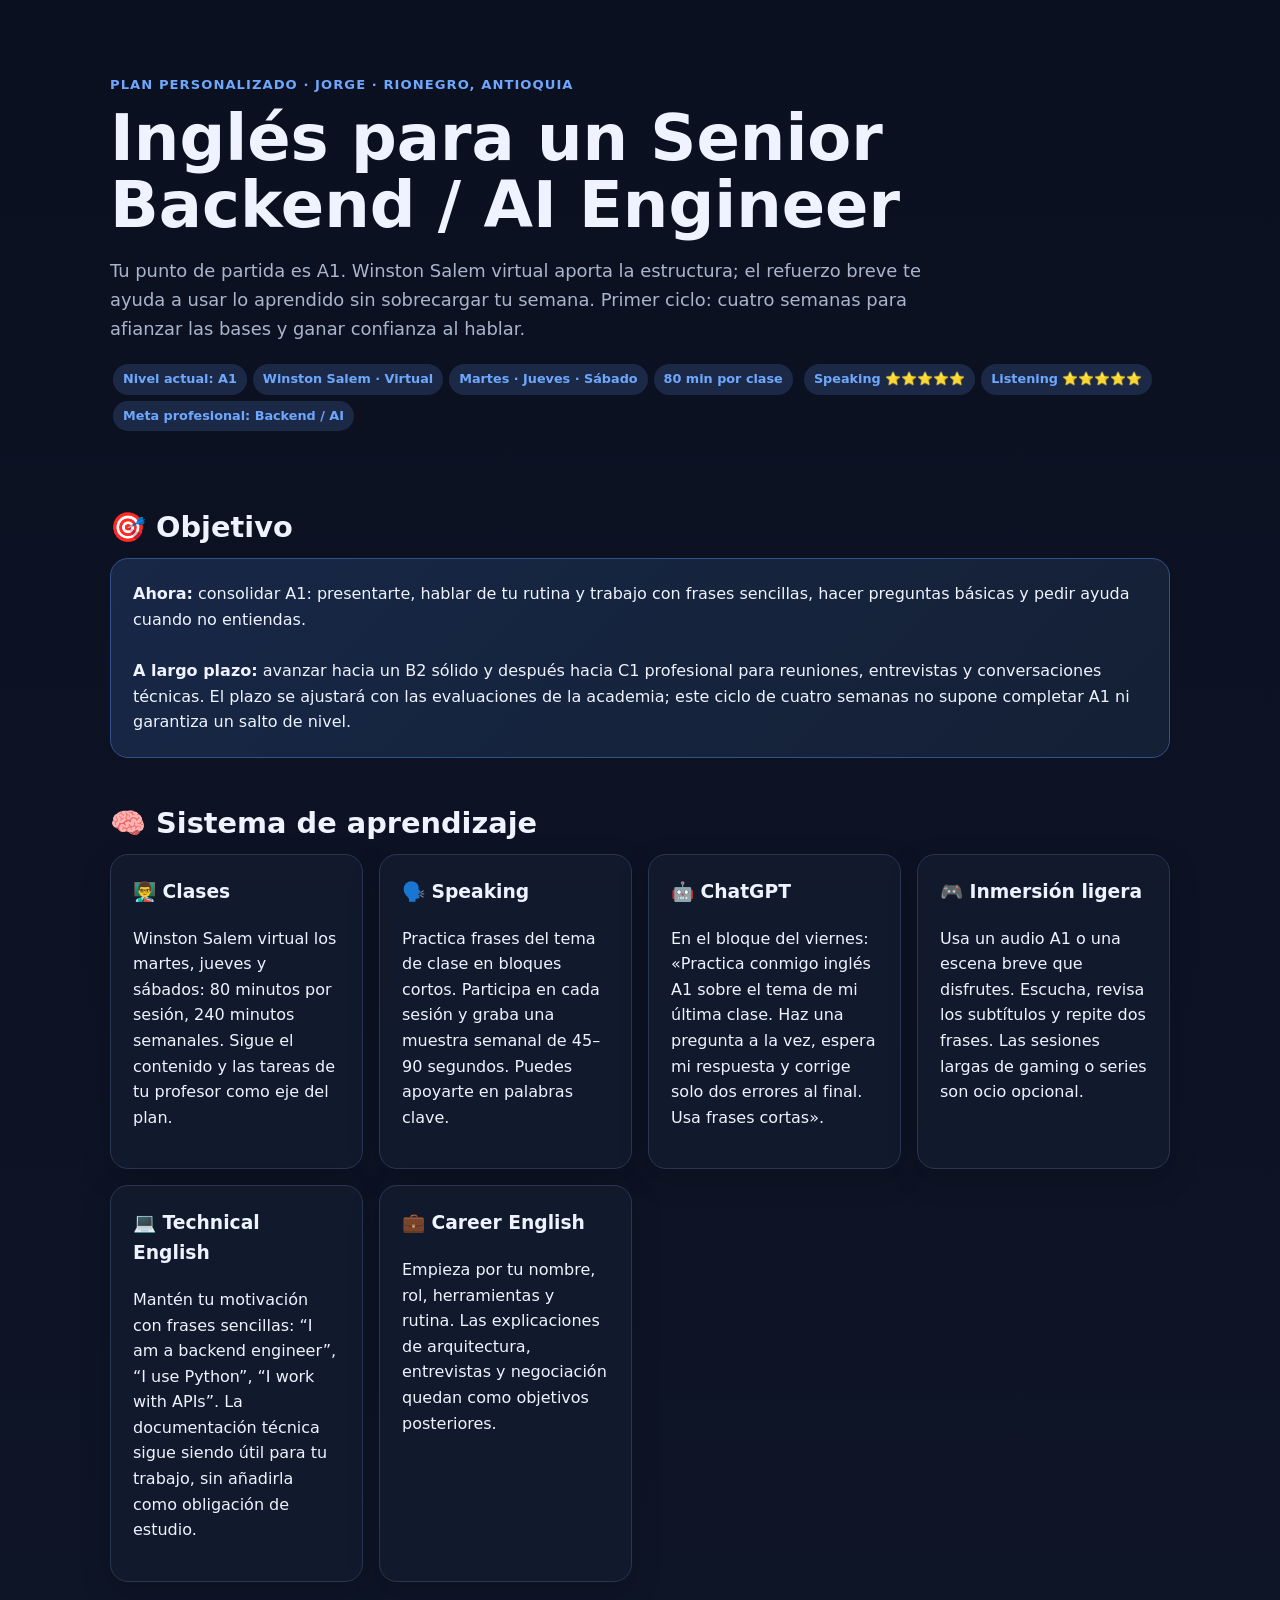
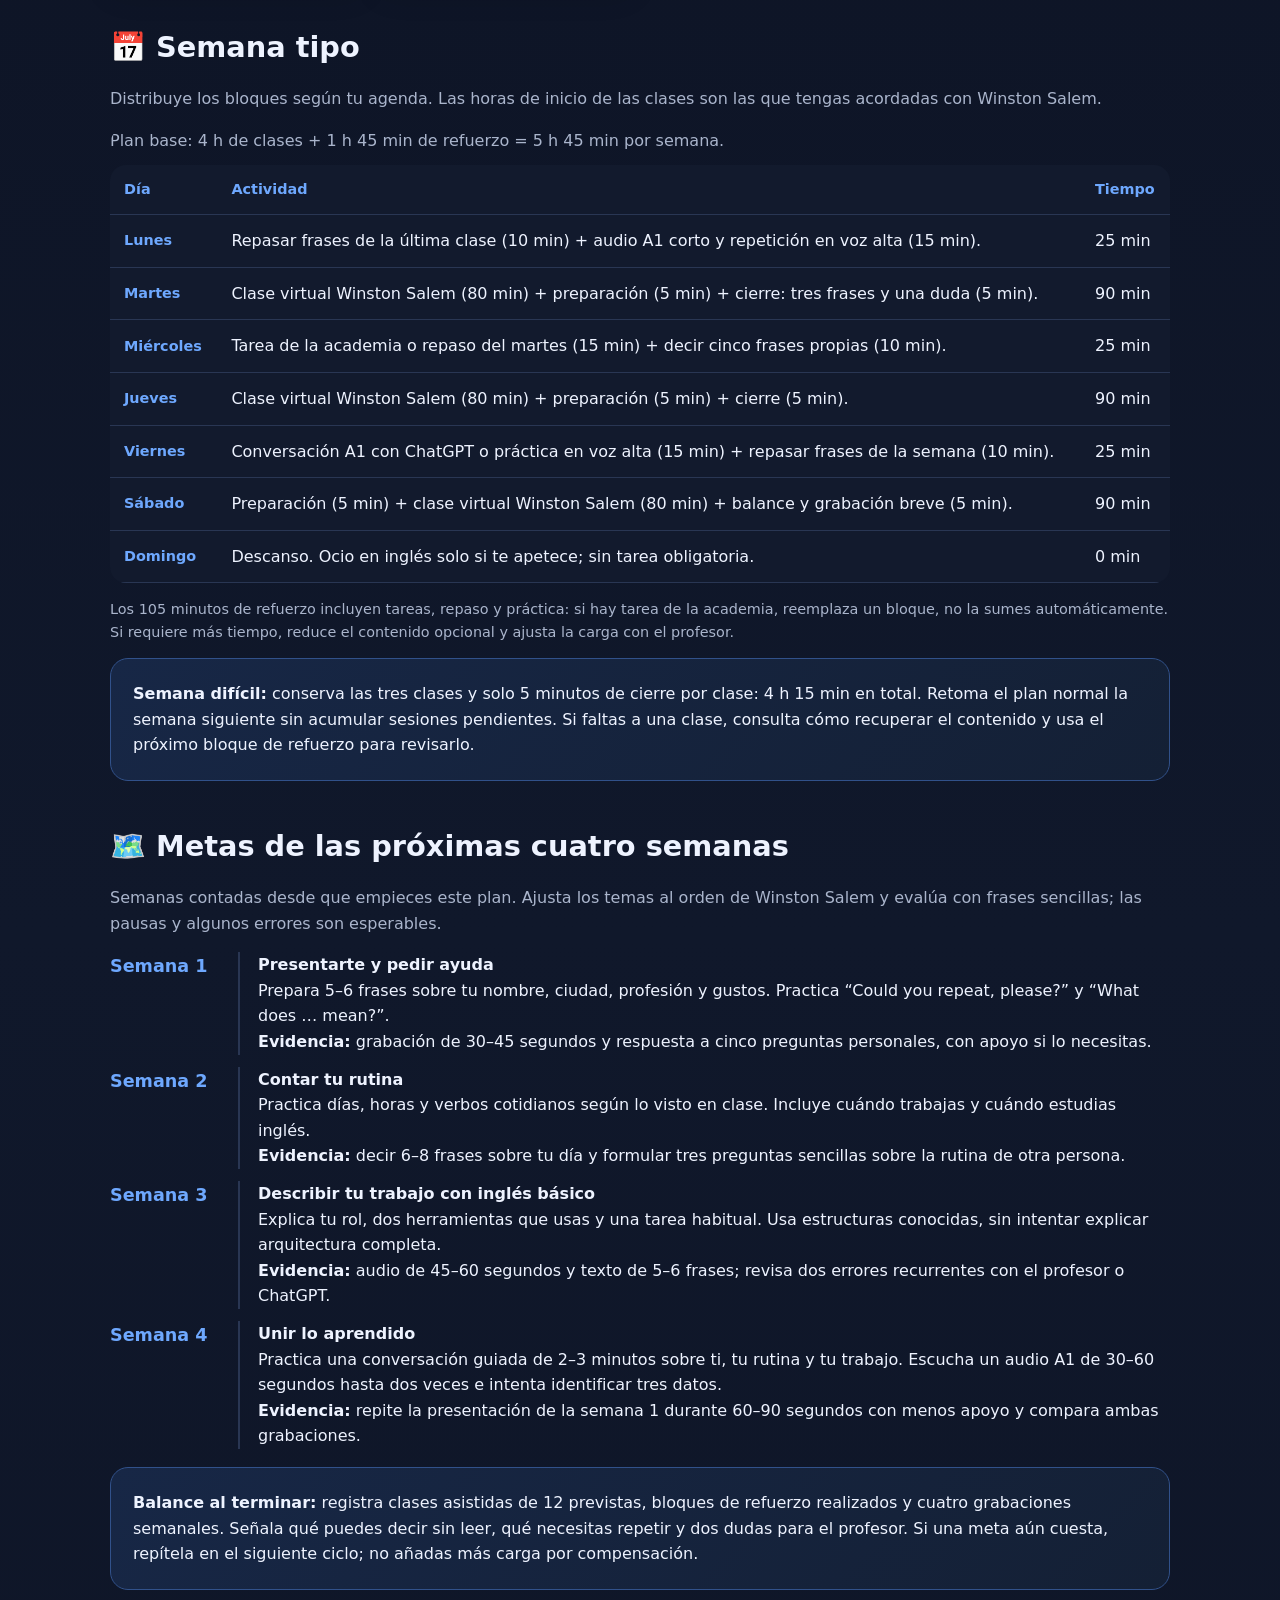
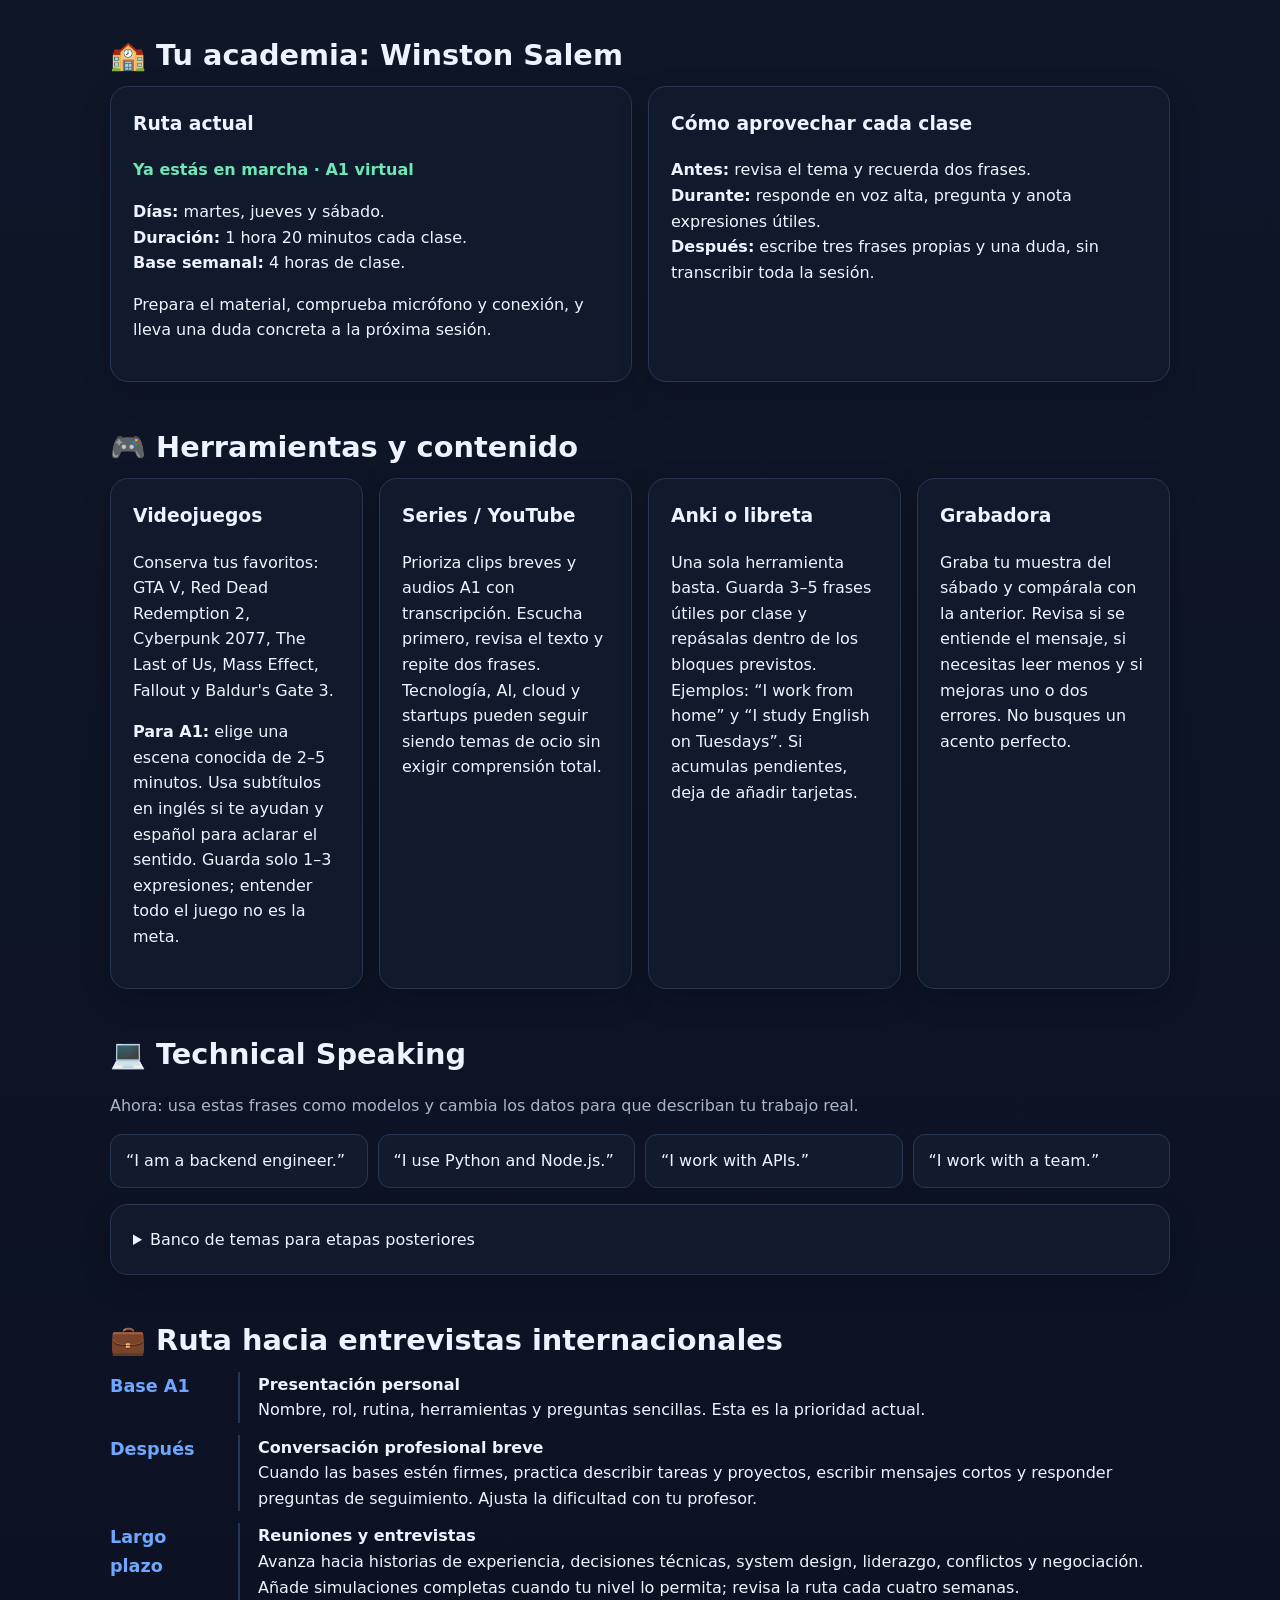
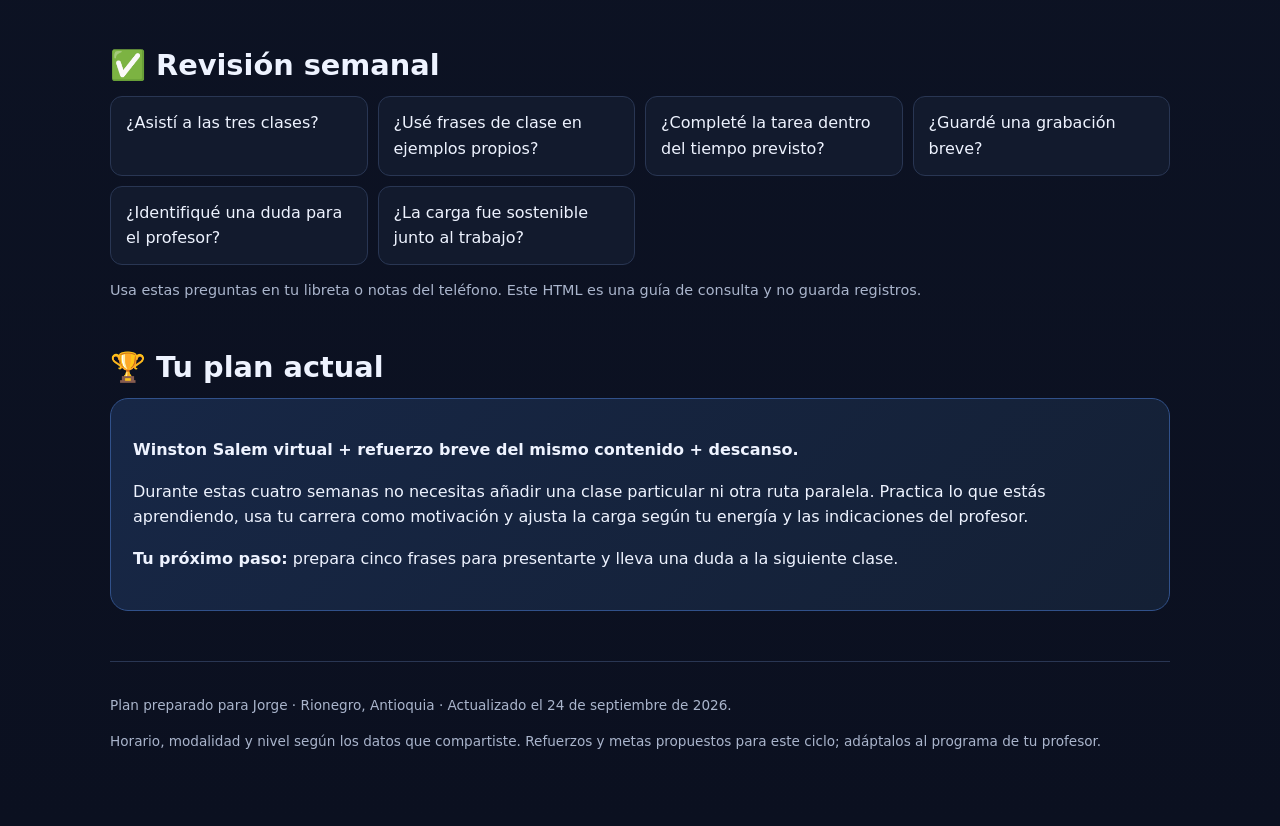
<file: web/public/plan_ingles_jorge_rionegro.html>
<!doctype html>
<html lang="es">
<head>
<meta charset="utf-8">
<meta name="viewport" content="width=device-width, initial-scale=1">
<title>Plan de Inglés — Jorge</title>
<style>
:root{--bg:#0b1020;--card:#121a2d;--card2:#17213a;--text:#eef3ff;--muted:#aab5cc;--accent:#6ea8fe;--green:#6ee7b7;--yellow:#f8d477;--border:#293653}
*{box-sizing:border-box} body{margin:0;font-family:Inter,system-ui,-apple-system,BlinkMacSystemFont,"Segoe UI",sans-serif;background:linear-gradient(180deg,#0b1020,#10182b 45%,#0b1020);color:var(--text);line-height:1.6}
.container{max-width:1100px;margin:auto;padding:32px 20px 60px}
.hero{padding:42px 0 28px}.eyebrow{color:var(--accent);font-weight:800;letter-spacing:.08em;text-transform:uppercase;font-size:.82rem}
h1{font-size:clamp(2.1rem,5vw,4rem);line-height:1.05;margin:10px 0 18px}.hero p{font-size:1.12rem;color:var(--muted);max-width:820px}
.grid{display:grid;grid-template-columns:repeat(auto-fit,minmax(250px,1fr));gap:16px}
.card{background:rgba(18,26,45,.9);border:1px solid var(--border);border-radius:18px;padding:22px;box-shadow:0 10px 30px rgba(0,0,0,.18)}
.card h3{margin-top:0}.tag{display:inline-block;padding:5px 10px;border-radius:999px;background:#1c2946;color:var(--accent);font-size:.8rem;font-weight:700;margin:3px}
.section{margin-top:42px}.section>h2{font-size:1.8rem;margin-bottom:8px}.sub{color:var(--muted)}
.timeline{display:grid;gap:12px}.phase{display:grid;grid-template-columns:110px 1fr;gap:18px;align-items:start}.phase .num{font-weight:900;color:var(--accent);font-size:1.1rem}.phase .body{border-left:2px solid var(--border);padding-left:18px}
table{width:100%;border-collapse:collapse;background:var(--card);border-radius:16px;overflow:hidden}th,td{padding:13px 14px;text-align:left;border-bottom:1px solid var(--border)}th{color:var(--accent);font-size:.9rem}
.place{position:relative}.rank{position:absolute;right:18px;top:18px;font-weight:900;color:var(--yellow);font-size:1.2rem}.place h3{padding-right:45px}.score{font-weight:800;color:var(--green)}a{color:var(--accent);text-decoration:none}a:hover{text-decoration:underline}
.checklist{display:grid;grid-template-columns:repeat(auto-fit,minmax(230px,1fr));gap:10px}.check{background:var(--card);border:1px solid var(--border);padding:13px 15px;border-radius:12px}
.callout{background:linear-gradient(135deg,#172746,#142035);border:1px solid #31518a;padding:22px;border-radius:18px}
.small{font-size:.9rem;color:var(--muted)}footer{margin-top:50px;padding-top:20px;border-top:1px solid var(--border);color:var(--muted);font-size:.85rem}
@media(max-width:600px){.phase{grid-template-columns:1fr;gap:4px}.phase .body{border-left:0;padding-left:0}.container{padding-left:15px;padding-right:15px}}
.table-wrap{overflow-x:auto}caption{text-align:left;color:var(--muted);padding:0 0 12px}th{white-space:nowrap}
</style>
</head>
<body>
<div class="container">
<header class="hero">
  <div class="eyebrow">Plan personalizado · Jorge · Rionegro, Antioquia</div>
  <h1>Inglés para un Senior Backend / AI Engineer</h1>
  <p>Tu punto de partida es A1. Winston Salem virtual aporta la estructura; el refuerzo breve te ayuda a usar lo aprendido sin sobrecargar tu semana. Primer ciclo: cuatro semanas para afianzar las bases y ganar confianza al hablar.</p>
  <span class="tag">Nivel actual: A1</span><span class="tag">Winston Salem · Virtual</span><span class="tag">Martes · Jueves · Sábado</span><span class="tag">80 min por clase</span>
  <span class="tag">Speaking ⭐⭐⭐⭐⭐</span><span class="tag">Listening ⭐⭐⭐⭐⭐</span><span class="tag">Meta profesional: Backend / AI</span>
</header>

<section class="section">
<h2>🎯 Objetivo</h2>
<div class="callout"><strong>Ahora:</strong> consolidar A1: presentarte, hablar de tu rutina y trabajo con frases sencillas, hacer preguntas básicas y pedir ayuda cuando no entiendas.<br><br>
<strong>A largo plazo:</strong> avanzar hacia un B2 sólido y después hacia C1 profesional para reuniones, entrevistas y conversaciones técnicas. El plazo se ajustará con las evaluaciones de la academia; este ciclo de cuatro semanas no supone completar A1 ni garantiza un salto de nivel.</div>
</section>

<section class="section">
<h2>🧠 Sistema de aprendizaje</h2>
<div class="grid">
<div class="card"><h3>👨‍🏫 Clases</h3><p>Winston Salem virtual los martes, jueves y sábados: 80 minutos por sesión, 240 minutos semanales. Sigue el contenido y las tareas de tu profesor como eje del plan.</p></div>
<div class="card"><h3>🗣️ Speaking</h3><p>Practica frases del tema de clase en bloques cortos. Participa en cada sesión y graba una muestra semanal de 45–90 segundos. Puedes apoyarte en palabras clave.</p></div>
<div class="card"><h3>🤖 ChatGPT</h3><p>En el bloque del viernes: «Practica conmigo inglés A1 sobre el tema de mi última clase. Haz una pregunta a la vez, espera mi respuesta y corrige solo dos errores al final. Usa frases cortas».</p></div>
<div class="card"><h3>🎮 Inmersión ligera</h3><p>Usa un audio A1 o una escena breve que disfrutes. Escucha, revisa los subtítulos y repite dos frases. Las sesiones largas de gaming o series son ocio opcional.</p></div>
<div class="card"><h3>💻 Technical English</h3><p>Mantén tu motivación con frases sencillas: “I am a backend engineer”, “I use Python”, “I work with APIs”. La documentación técnica sigue siendo útil para tu trabajo, sin añadirla como obligación de estudio.</p></div>
<div class="card"><h3>💼 Career English</h3><p>Empieza por tu nombre, rol, herramientas y rutina. Las explicaciones de arquitectura, entrevistas y negociación quedan como objetivos posteriores.</p></div>
</div>
</section>

<section class="section">
<h2>📅 Semana tipo</h2>
<p class="sub">Distribuye los bloques según tu agenda. Las horas de inicio de las clases son las que tengas acordadas con Winston Salem.</p>
<div class="table-wrap"><table>
<caption>Plan base: 4 h de clases + 1 h 45 min de refuerzo = 5 h 45 min por semana.</caption>
<thead><tr><th scope="col">Día</th><th scope="col">Actividad</th><th scope="col">Tiempo</th></tr></thead>
<tbody>
<tr><th scope="row">Lunes</th><td>Repasar frases de la última clase (10 min) + audio A1 corto y repetición en voz alta (15 min).</td><td>25 min</td></tr>
<tr><th scope="row">Martes</th><td>Clase virtual Winston Salem (80 min) + preparación (5 min) + cierre: tres frases y una duda (5 min).</td><td>90 min</td></tr>
<tr><th scope="row">Miércoles</th><td>Tarea de la academia o repaso del martes (15 min) + decir cinco frases propias (10 min).</td><td>25 min</td></tr>
<tr><th scope="row">Jueves</th><td>Clase virtual Winston Salem (80 min) + preparación (5 min) + cierre (5 min).</td><td>90 min</td></tr>
<tr><th scope="row">Viernes</th><td>Conversación A1 con ChatGPT o práctica en voz alta (15 min) + repasar frases de la semana (10 min).</td><td>25 min</td></tr>
<tr><th scope="row">Sábado</th><td>Preparación (5 min) + clase virtual Winston Salem (80 min) + balance y grabación breve (5 min).</td><td>90 min</td></tr>
<tr><th scope="row">Domingo</th><td>Descanso. Ocio en inglés solo si te apetece; sin tarea obligatoria.</td><td>0 min</td></tr>
</tbody></table></div>
<p class="small">Los 105 minutos de refuerzo incluyen tareas, repaso y práctica: si hay tarea de la academia, reemplaza un bloque, no la sumes automáticamente. Si requiere más tiempo, reduce el contenido opcional y ajusta la carga con el profesor.</p>
<div class="callout"><strong>Semana difícil:</strong> conserva las tres clases y solo 5 minutos de cierre por clase: 4 h 15 min en total. Retoma el plan normal la semana siguiente sin acumular sesiones pendientes. Si faltas a una clase, consulta cómo recuperar el contenido y usa el próximo bloque de refuerzo para revisarlo.</div>
</section>

<section class="section">
<h2>🗺️ Metas de las próximas cuatro semanas</h2>
<p class="sub">Semanas contadas desde que empieces este plan. Ajusta los temas al orden de Winston Salem y evalúa con frases sencillas; las pausas y algunos errores son esperables.</p>
<div class="timeline">
<div class="phase"><div class="num">Semana 1</div><div class="body"><strong>Presentarte y pedir ayuda</strong><br>Prepara 5–6 frases sobre tu nombre, ciudad, profesión y gustos. Practica “Could you repeat, please?” y “What does … mean?”.<br><strong>Evidencia:</strong> grabación de 30–45 segundos y respuesta a cinco preguntas personales, con apoyo si lo necesitas.</div></div>
<div class="phase"><div class="num">Semana 2</div><div class="body"><strong>Contar tu rutina</strong><br>Practica días, horas y verbos cotidianos según lo visto en clase. Incluye cuándo trabajas y cuándo estudias inglés.<br><strong>Evidencia:</strong> decir 6–8 frases sobre tu día y formular tres preguntas sencillas sobre la rutina de otra persona.</div></div>
<div class="phase"><div class="num">Semana 3</div><div class="body"><strong>Describir tu trabajo con inglés básico</strong><br>Explica tu rol, dos herramientas que usas y una tarea habitual. Usa estructuras conocidas, sin intentar explicar arquitectura completa.<br><strong>Evidencia:</strong> audio de 45–60 segundos y texto de 5–6 frases; revisa dos errores recurrentes con el profesor o ChatGPT.</div></div>
<div class="phase"><div class="num">Semana 4</div><div class="body"><strong>Unir lo aprendido</strong><br>Practica una conversación guiada de 2–3 minutos sobre ti, tu rutina y tu trabajo. Escucha un audio A1 de 30–60 segundos hasta dos veces e intenta identificar tres datos.<br><strong>Evidencia:</strong> repite la presentación de la semana 1 durante 60–90 segundos con menos apoyo y compara ambas grabaciones.</div></div>
</div>
<div class="callout" style="margin-top:18px"><strong>Balance al terminar:</strong> registra clases asistidas de 12 previstas, bloques de refuerzo realizados y cuatro grabaciones semanales. Señala qué puedes decir sin leer, qué necesitas repetir y dos dudas para el profesor. Si una meta aún cuesta, repítela en el siguiente ciclo; no añadas más carga por compensación.</div>
</section>

<section class="section">
<h2>🏫 Tu academia: Winston Salem</h2>
<div class="grid">
<article class="card"><h3>Ruta actual</h3><p class="score">Ya estás en marcha · A1 virtual</p><p><strong>Días:</strong> martes, jueves y sábado.<br><strong>Duración:</strong> 1 hora 20 minutos cada clase.<br><strong>Base semanal:</strong> 4 horas de clase.</p><p>Prepara el material, comprueba micrófono y conexión, y lleva una duda concreta a la próxima sesión.</p></article>
<article class="card"><h3>Cómo aprovechar cada clase</h3><p><strong>Antes:</strong> revisa el tema y recuerda dos frases.<br><strong>Durante:</strong> responde en voz alta, pregunta y anota expresiones útiles.<br><strong>Después:</strong> escribe tres frases propias y una duda, sin transcribir toda la sesión.</p></article>
</div>
</section>

<section class="section">
<h2>🎮 Herramientas y contenido</h2>
<div class="grid">
<div class="card"><h3>Videojuegos</h3><p>Conserva tus favoritos: GTA V, Red Dead Redemption 2, Cyberpunk 2077, The Last of Us, Mass Effect, Fallout y Baldur's Gate 3.</p><p><strong>Para A1:</strong> elige una escena conocida de 2–5 minutos. Usa subtítulos en inglés si te ayudan y español para aclarar el sentido. Guarda solo 1–3 expresiones; entender todo el juego no es la meta.</p></div>
<div class="card"><h3>Series / YouTube</h3><p>Prioriza clips breves y audios A1 con transcripción. Escucha primero, revisa el texto y repite dos frases. Tecnología, AI, cloud y startups pueden seguir siendo temas de ocio sin exigir comprensión total.</p></div>
<div class="card"><h3>Anki o libreta</h3><p>Una sola herramienta basta. Guarda 3–5 frases útiles por clase y repásalas dentro de los bloques previstos. Ejemplos: “I work from home” y “I study English on Tuesdays”. Si acumulas pendientes, deja de añadir tarjetas.</p></div>
<div class="card"><h3>Grabadora</h3><p>Graba tu muestra del sábado y compárala con la anterior. Revisa si se entiende el mensaje, si necesitas leer menos y si mejoras uno o dos errores. No busques un acento perfecto.</p></div>
</div>
</section>

<section class="section">
<h2>💻 Technical Speaking</h2>
<p class="sub">Ahora: usa estas frases como modelos y cambia los datos para que describan tu trabajo real.</p>
<div class="checklist"><div class="check">“I am a backend engineer.”</div><div class="check">“I use Python and Node.js.”</div><div class="check">“I work with APIs.”</div><div class="check">“I work with a team.”</div></div>
<details class="card" style="margin-top:16px"><summary>Banco de temas para etapas posteriores</summary>
<p>Conserva estos objetivos del plan original para cuando puedas sostener conversaciones sencillas. No forman parte de la carga de estas cuatro semanas.</p>
<div class="checklist"><div class="check">Explain NestJS dependency injection</div><div class="check">Explain Docker</div><div class="check">Explain Kubernetes</div><div class="check">Explain Redis</div><div class="check">Explain OAuth</div><div class="check">Explain Open Banking</div><div class="check">Explain a payment flow</div><div class="check">Explain event-driven architecture</div><div class="check">Explain a system you designed</div><div class="check">Explain a difficult production incident</div></div></details>
</section>

<section class="section">
<h2>💼 Ruta hacia entrevistas internacionales</h2>
<div class="timeline">
<div class="phase"><div class="num">Base A1</div><div class="body"><strong>Presentación personal</strong><br>Nombre, rol, rutina, herramientas y preguntas sencillas. Esta es la prioridad actual.</div></div>
<div class="phase"><div class="num">Después</div><div class="body"><strong>Conversación profesional breve</strong><br>Cuando las bases estén firmes, practica describir tareas y proyectos, escribir mensajes cortos y responder preguntas de seguimiento. Ajusta la dificultad con tu profesor.</div></div>
<div class="phase"><div class="num">Largo plazo</div><div class="body"><strong>Reuniones y entrevistas</strong><br>Avanza hacia historias de experiencia, decisiones técnicas, system design, liderazgo, conflictos y negociación. Añade simulaciones completas cuando tu nivel lo permita; revisa la ruta cada cuatro semanas.</div></div>
</div>
</section>

<section class="section">
<h2>✅ Revisión semanal</h2>
<div class="checklist"><div class="check">¿Asistí a las tres clases?</div><div class="check">¿Usé frases de clase en ejemplos propios?</div><div class="check">¿Completé la tarea dentro del tiempo previsto?</div><div class="check">¿Guardé una grabación breve?</div><div class="check">¿Identifiqué una duda para el profesor?</div><div class="check">¿La carga fue sostenible junto al trabajo?</div></div>
<p class="small">Usa estas preguntas en tu libreta o notas del teléfono. Este HTML es una guía de consulta y no guarda registros.</p>
</section>

<section class="section">
<h2>🏆 Tu plan actual</h2>
<div class="callout"><p><strong>Winston Salem virtual + refuerzo breve del mismo contenido + descanso.</strong></p><p>Durante estas cuatro semanas no necesitas añadir una clase particular ni otra ruta paralela. Practica lo que estás aprendiendo, usa tu carrera como motivación y ajusta la carga según tu energía y las indicaciones del profesor.</p><p><strong>Tu próximo paso:</strong> prepara cinco frases para presentarte y lleva una duda a la siguiente clase.</p></div>
</section>
<footer><p>Plan preparado para Jorge · Rionegro, Antioquia · Actualizado el 24 de septiembre de 2026.</p><p>Horario, modalidad y nivel según los datos que compartiste. Refuerzos y metas propuestos para este ciclo; adáptalos al programa de tu profesor.</p></footer>
</div>
</body>
</html>
</file>
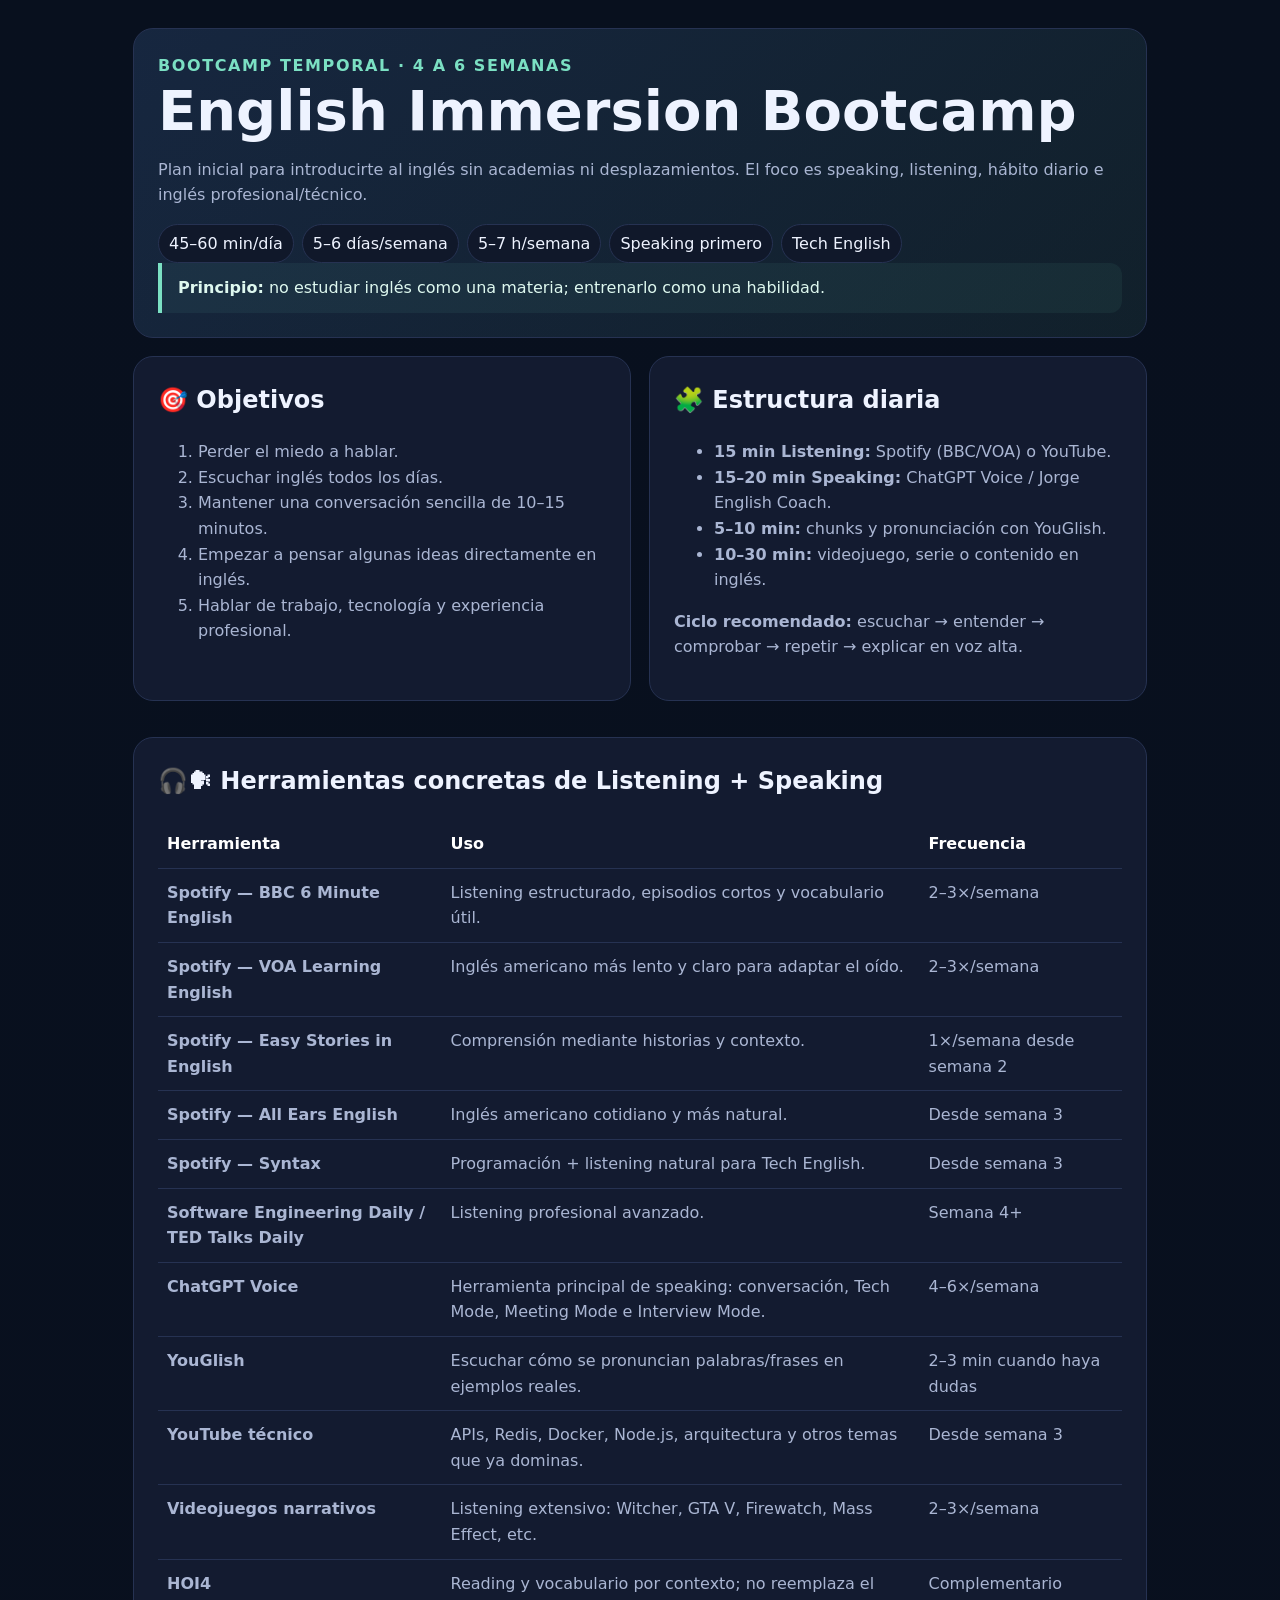
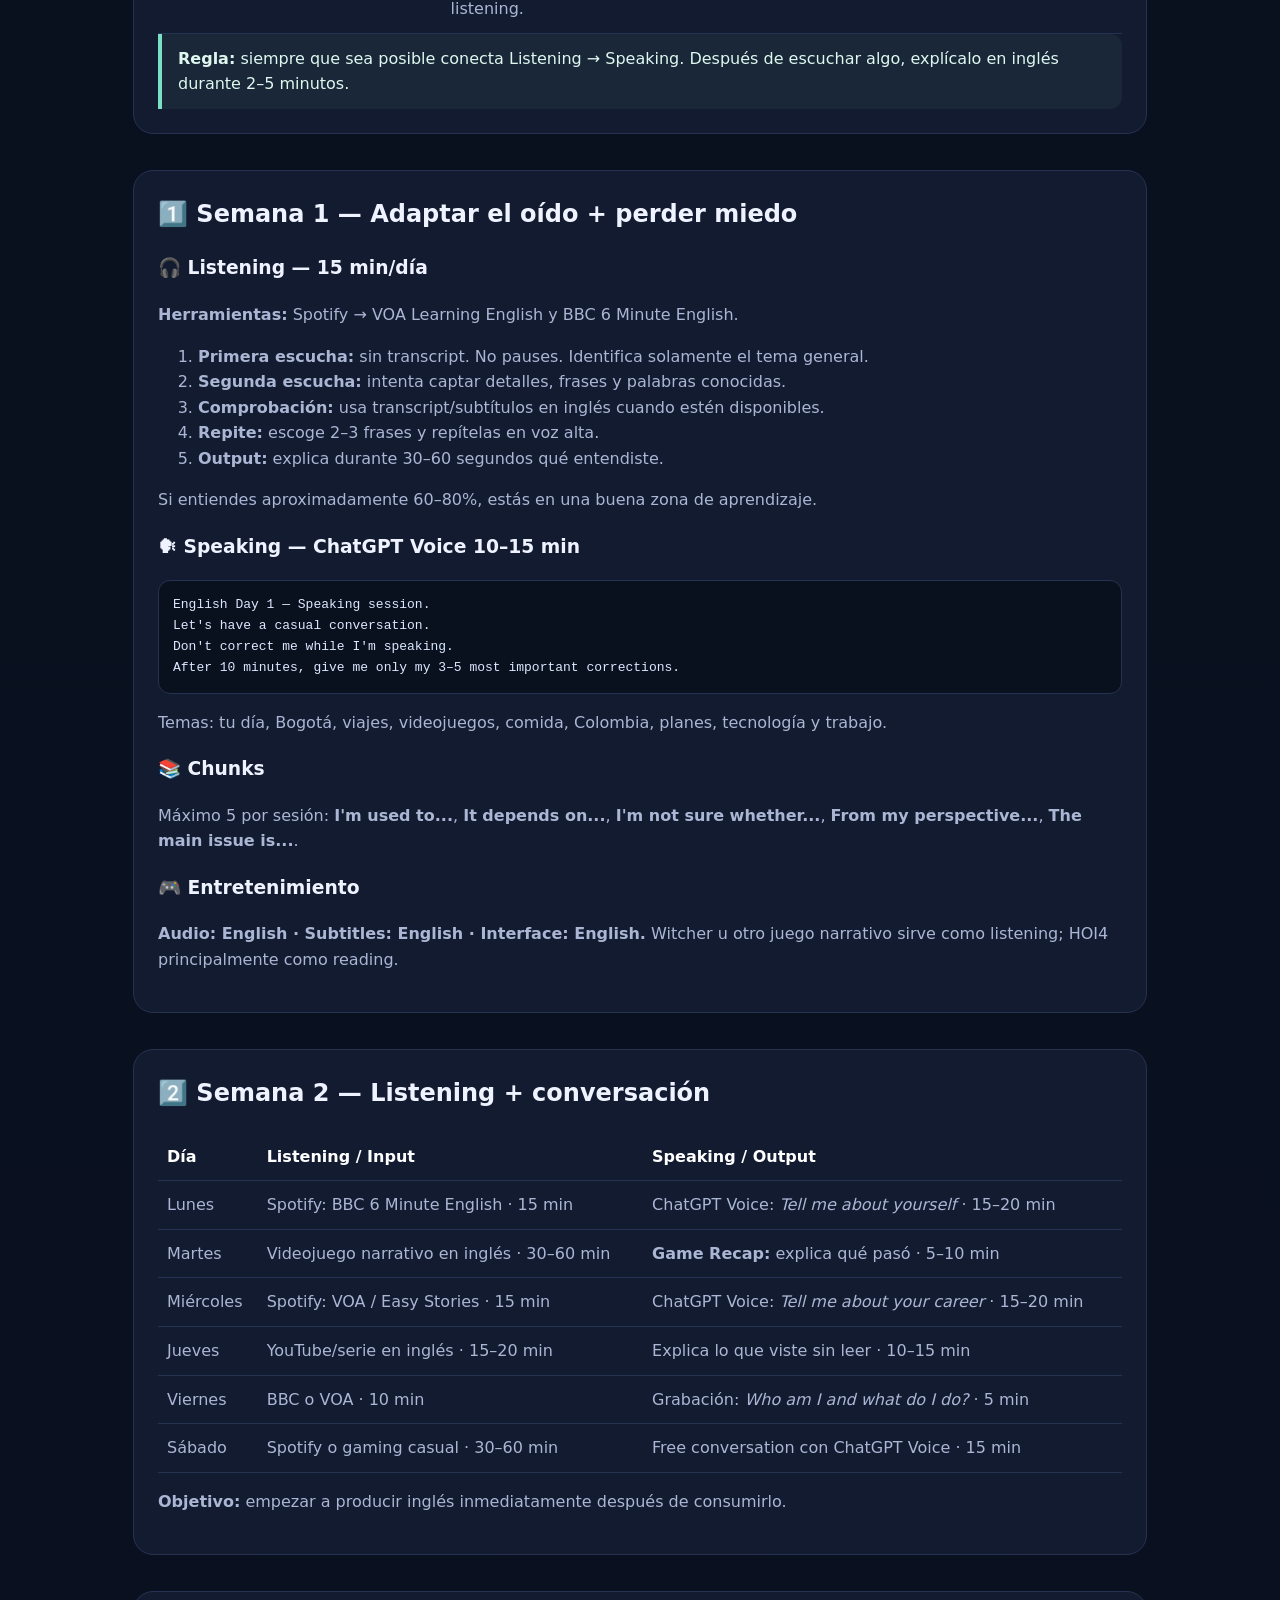
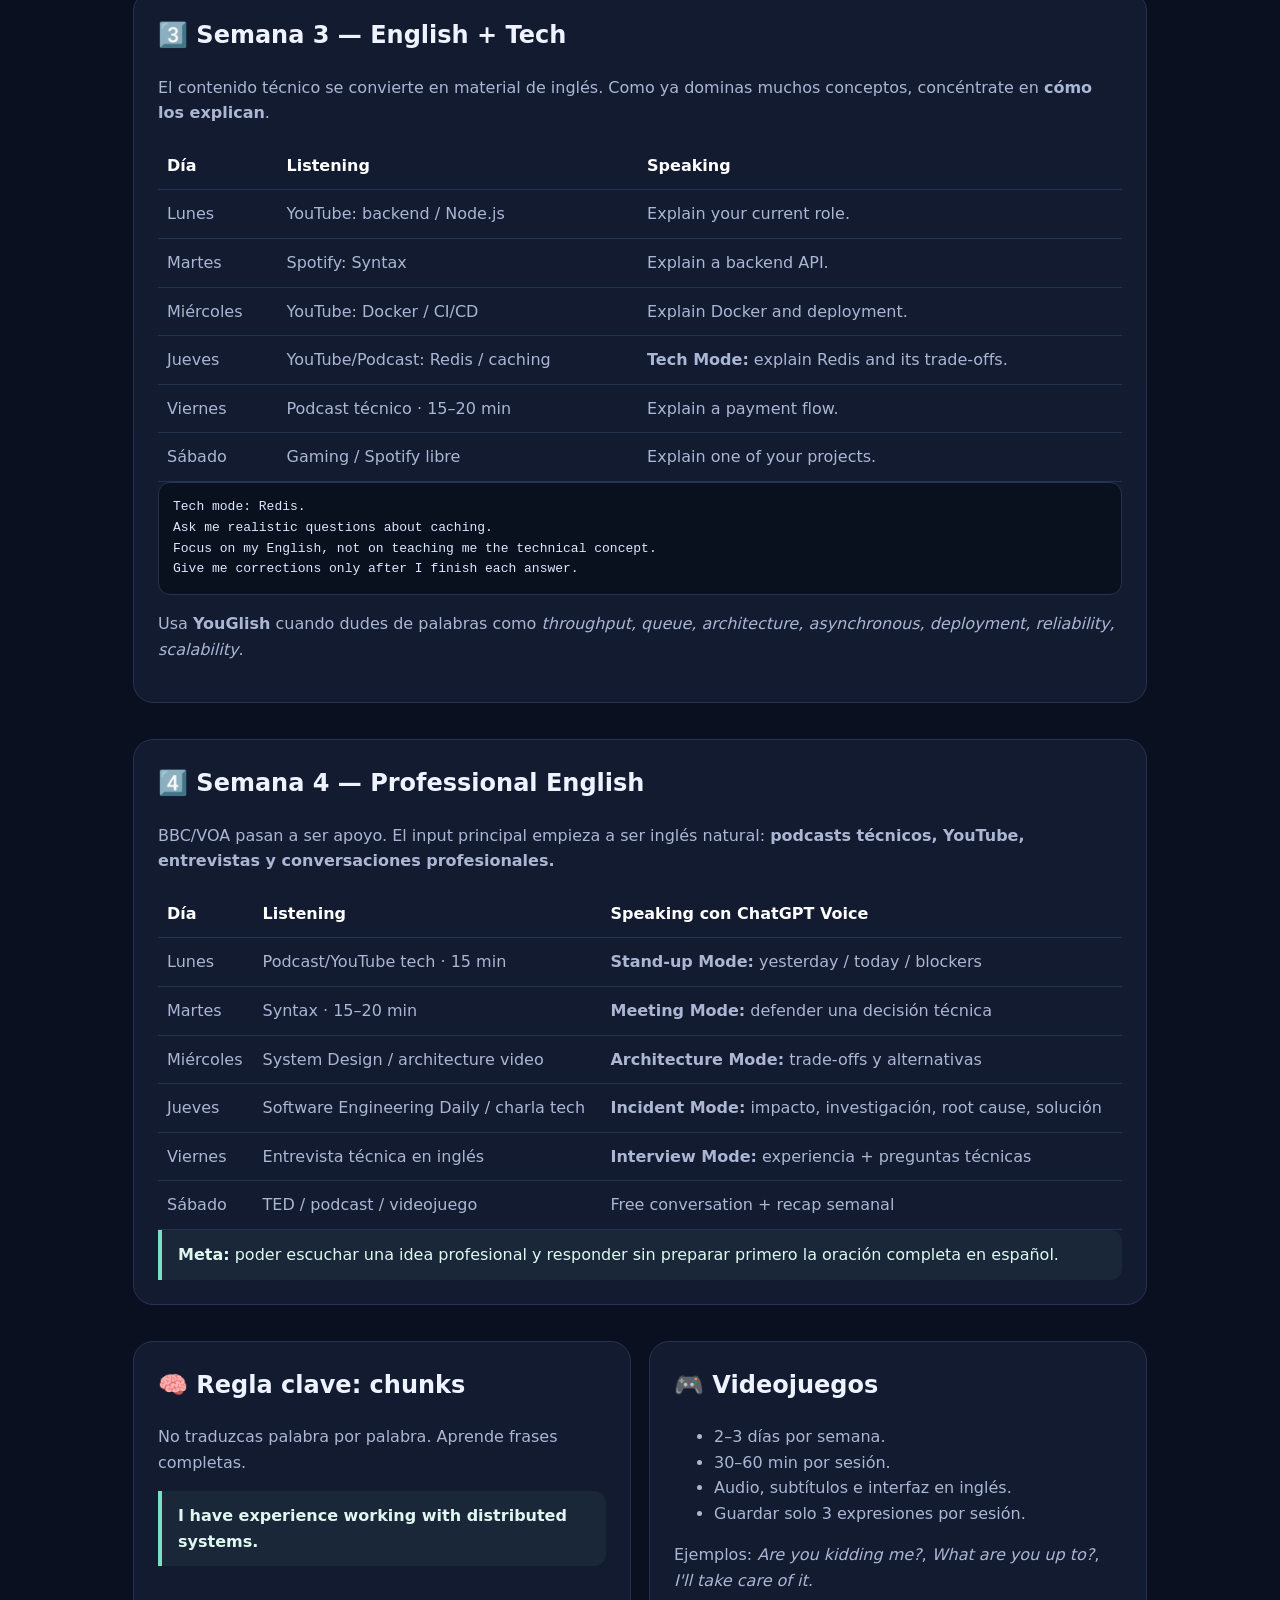
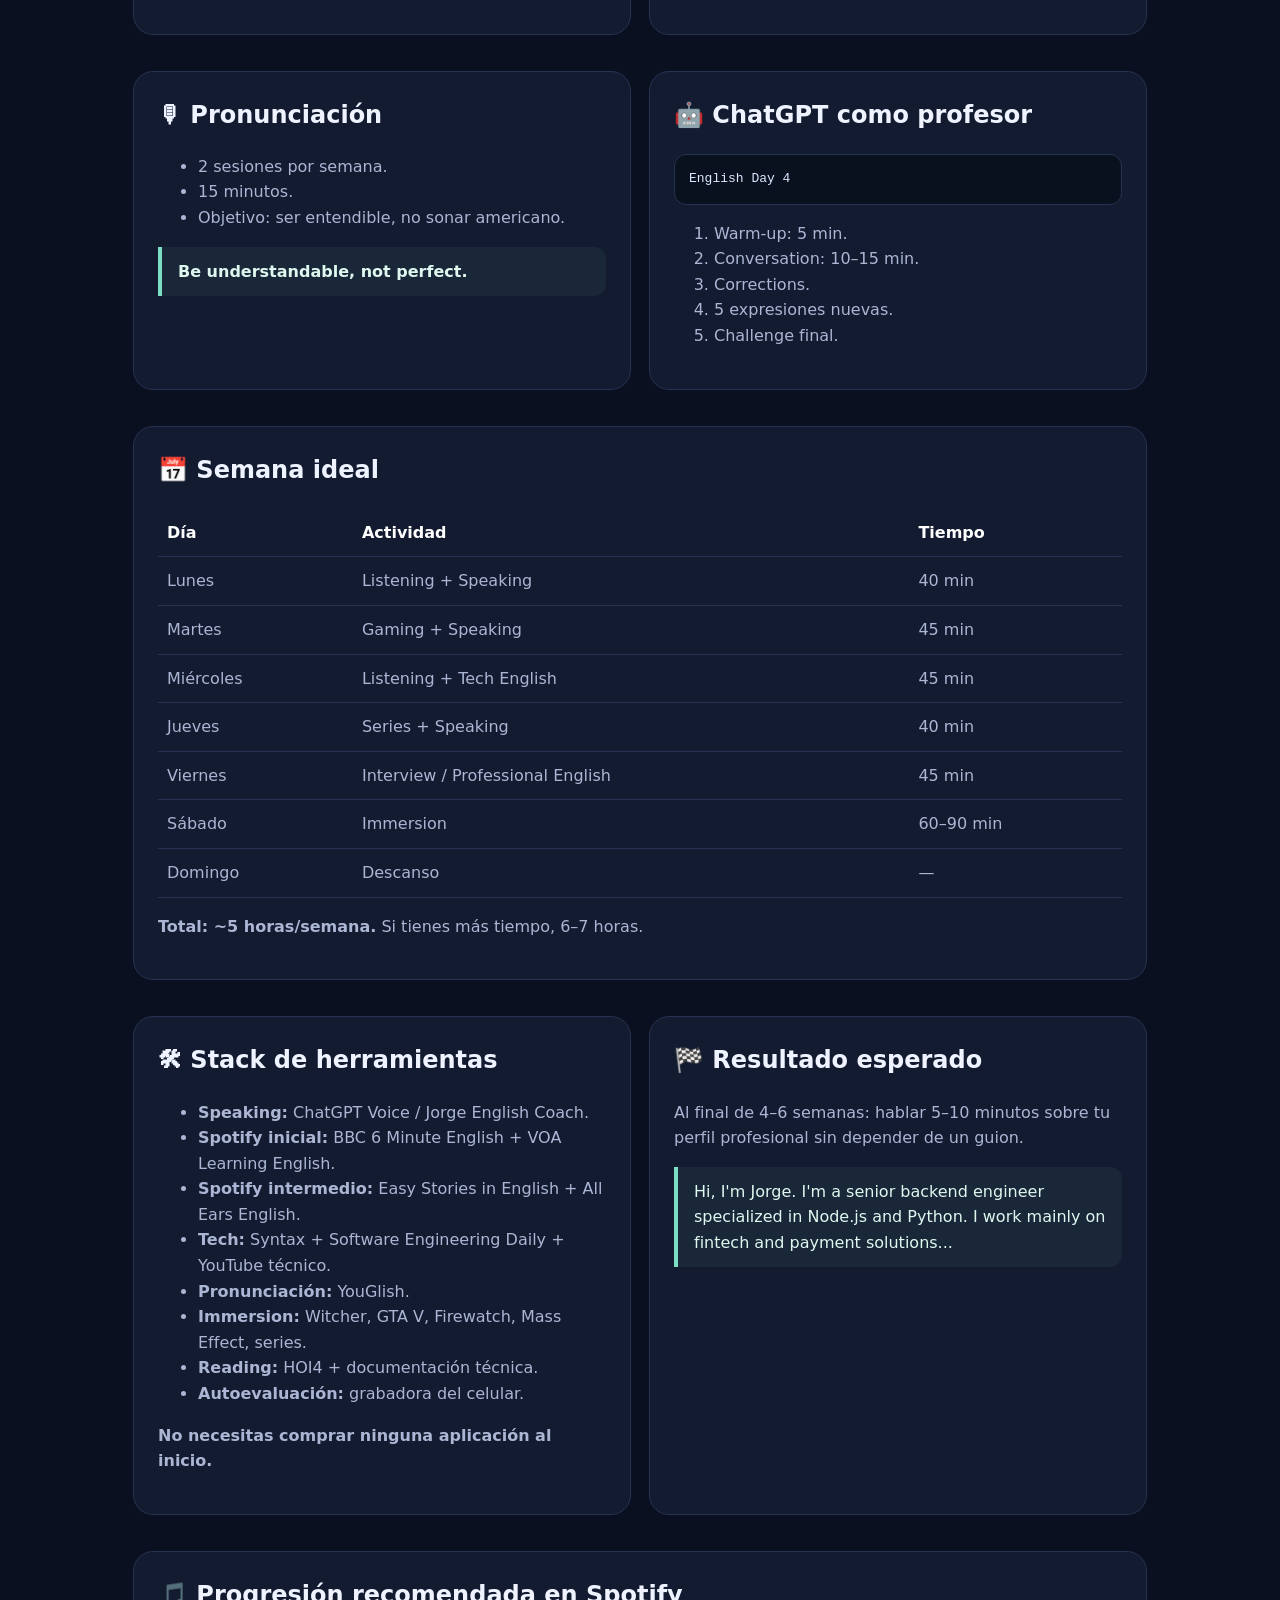
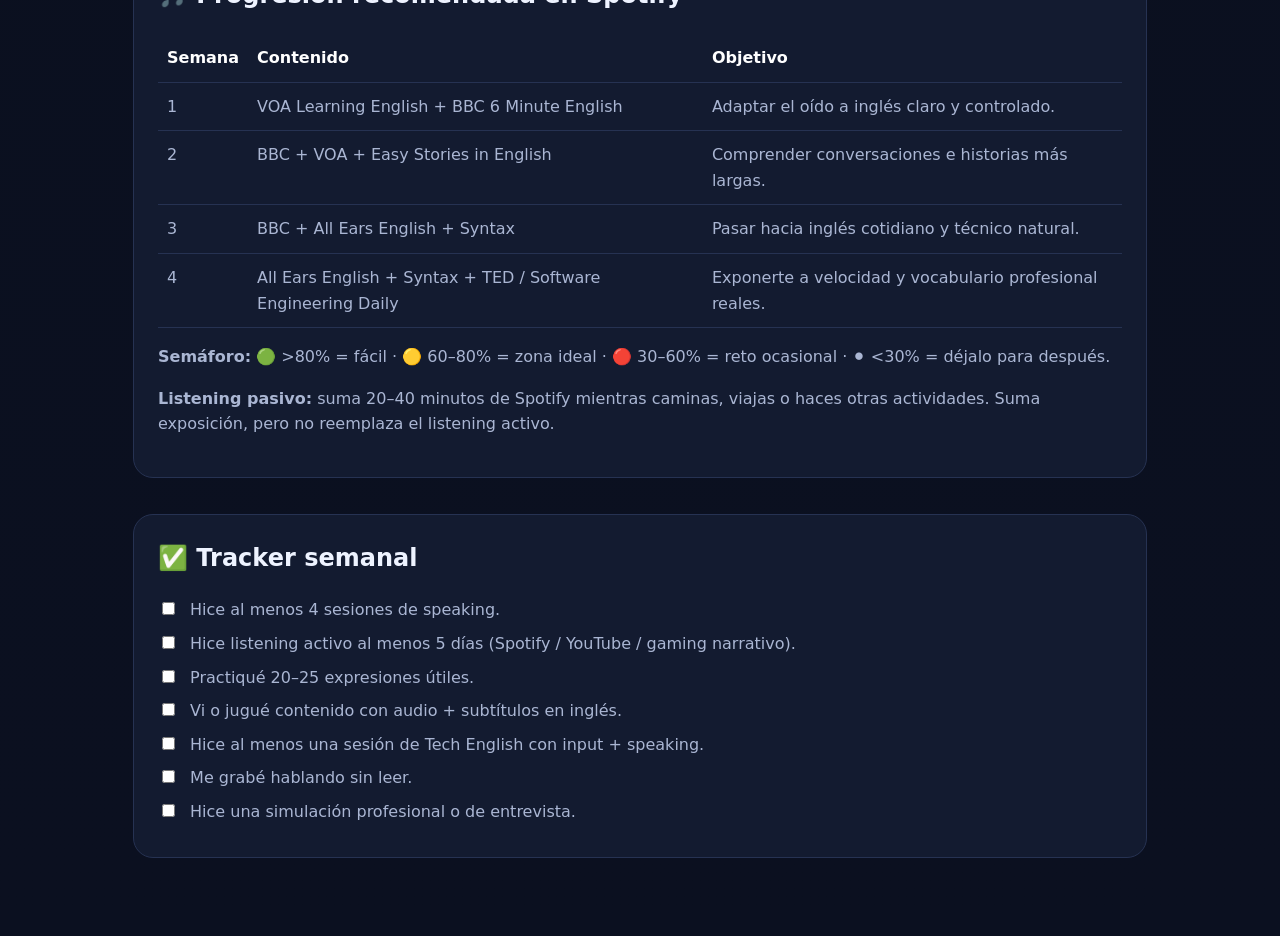
<file: web/public/plan_inicial_ingles_jorge_4_6_semanas.html>
<!DOCTYPE html>
<html lang="es">
<head>
<meta charset="UTF-8">
<meta name="viewport" content="width=device-width, initial-scale=1.0">
<title>Plan Inicial de Inglés — 4 a 6 Semanas</title>
<style>
:root{--bg:#0b1020;--card:#131b30;--text:#eef3ff;--muted:#aab6d3;--accent:#69a7ff;--accent2:#7be0c3;--border:#263252}
*{box-sizing:border-box}
body{margin:0;font-family:Inter,system-ui,-apple-system,"Segoe UI",sans-serif;background:linear-gradient(180deg,#08101e,#0b1020);color:var(--text);line-height:1.6}
main{max-width:1050px;margin:auto;padding:28px 18px 60px}
.hero,.card{background:var(--card);border:1px solid var(--border);border-radius:20px;padding:24px;margin-bottom:18px}
.hero{background:linear-gradient(135deg,rgba(105,167,255,.15),rgba(123,224,195,.08))}
h1{font-size:clamp(2rem,5vw,3.5rem);line-height:1.05;margin:.2rem 0 .8rem}
h2{margin-top:0}
p,li,td{color:var(--muted)}
.badges{display:flex;flex-wrap:wrap;gap:8px;margin-top:16px}
.badge{padding:6px 10px;border:1px solid var(--border);border-radius:999px;background:#10182a}
.grid{display:grid;grid-template-columns:repeat(2,minmax(0,1fr));gap:18px}
.wide{grid-column:1/-1}
.quote{border-left:4px solid var(--accent2);padding:12px 16px;background:rgba(123,224,195,.06);border-radius:0 12px 12px 0;color:#def8ef}
table{width:100%;border-collapse:collapse;margin-top:10px}
th,td{text-align:left;padding:11px 9px;border-bottom:1px solid var(--border);vertical-align:top}
th{color:white}
code{display:block;white-space:pre-wrap;background:#09101e;padding:14px;border-radius:12px;border:1px solid var(--border);color:#dce8ff}
.checklist label{display:block;margin:8px 0;color:var(--muted)}
input{margin-right:10px}
@media(max-width:760px){.grid{grid-template-columns:1fr}.wide{grid-column:auto}}
</style>
</head>
<body>
<main>
<section class="hero">
<div style="color:var(--accent2);font-weight:800;text-transform:uppercase;letter-spacing:.1em">Bootcamp temporal · 4 a 6 semanas</div>
<h1>English Immersion Bootcamp</h1>
<p>Plan inicial para introducirte al inglés sin academias ni desplazamientos. El foco es speaking, listening, hábito diario e inglés profesional/técnico.</p>
<div class="badges">
<span class="badge">45–60 min/día</span><span class="badge">5–6 días/semana</span><span class="badge">5–7 h/semana</span><span class="badge">Speaking primero</span><span class="badge">Tech English</span>
</div>
<div class="quote"><strong>Principio:</strong> no estudiar inglés como una materia; entrenarlo como una habilidad.</div>
</section>

<div class="grid">
<section class="card">
<h2>🎯 Objetivos</h2>
<ol>
<li>Perder el miedo a hablar.</li>
<li>Escuchar inglés todos los días.</li>
<li>Mantener una conversación sencilla de 10–15 minutos.</li>
<li>Empezar a pensar algunas ideas directamente en inglés.</li>
<li>Hablar de trabajo, tecnología y experiencia profesional.</li>
</ol>
</section>

<section class="card">
<h2>🧩 Estructura diaria</h2>
<ul>
<li><strong>15 min Listening:</strong> Spotify (BBC/VOA) o YouTube.</li>
<li><strong>15–20 min Speaking:</strong> ChatGPT Voice / Jorge English Coach.</li>
<li><strong>5–10 min:</strong> chunks y pronunciación con YouGlish.</li>
<li><strong>10–30 min:</strong> videojuego, serie o contenido en inglés.</li>
</ul>
<p><strong>Ciclo recomendado:</strong> escuchar → entender → comprobar → repetir → explicar en voz alta.</p>
</section>

<section class="card wide">
<h2>🎧🗣 Herramientas concretas de Listening + Speaking</h2>
<table>
<tr><th>Herramienta</th><th>Uso</th><th>Frecuencia</th></tr>
<tr><td><strong>Spotify — BBC 6 Minute English</strong></td><td>Listening estructurado, episodios cortos y vocabulario útil.</td><td>2–3×/semana</td></tr>
<tr><td><strong>Spotify — VOA Learning English</strong></td><td>Inglés americano más lento y claro para adaptar el oído.</td><td>2–3×/semana</td></tr>
<tr><td><strong>Spotify — Easy Stories in English</strong></td><td>Comprensión mediante historias y contexto.</td><td>1×/semana desde semana 2</td></tr>
<tr><td><strong>Spotify — All Ears English</strong></td><td>Inglés americano cotidiano y más natural.</td><td>Desde semana 3</td></tr>
<tr><td><strong>Spotify — Syntax</strong></td><td>Programación + listening natural para Tech English.</td><td>Desde semana 3</td></tr>
<tr><td><strong>Software Engineering Daily / TED Talks Daily</strong></td><td>Listening profesional avanzado.</td><td>Semana 4+</td></tr>
<tr><td><strong>ChatGPT Voice</strong></td><td>Herramienta principal de speaking: conversación, Tech Mode, Meeting Mode e Interview Mode.</td><td>4–6×/semana</td></tr>
<tr><td><strong>YouGlish</strong></td><td>Escuchar cómo se pronuncian palabras/frases en ejemplos reales.</td><td>2–3 min cuando haya dudas</td></tr>
<tr><td><strong>YouTube técnico</strong></td><td>APIs, Redis, Docker, Node.js, arquitectura y otros temas que ya dominas.</td><td>Desde semana 3</td></tr>
<tr><td><strong>Videojuegos narrativos</strong></td><td>Listening extensivo: Witcher, GTA V, Firewatch, Mass Effect, etc.</td><td>2–3×/semana</td></tr>
<tr><td><strong>HOI4</strong></td><td>Reading y vocabulario por contexto; no reemplaza el listening.</td><td>Complementario</td></tr>
</table>
<div class="quote"><strong>Regla:</strong> siempre que sea posible conecta Listening → Speaking. Después de escuchar algo, explícalo en inglés durante 2–5 minutos.</div>
</section>

<section class="card wide">
<h2>1️⃣ Semana 1 — Adaptar el oído + perder miedo</h2>
<h3>🎧 Listening — 15 min/día</h3>
<p><strong>Herramientas:</strong> Spotify → VOA Learning English y BBC 6 Minute English.</p>
<ol>
<li><strong>Primera escucha:</strong> sin transcript. No pauses. Identifica solamente el tema general.</li>
<li><strong>Segunda escucha:</strong> intenta captar detalles, frases y palabras conocidas.</li>
<li><strong>Comprobación:</strong> usa transcript/subtítulos en inglés cuando estén disponibles.</li>
<li><strong>Repite:</strong> escoge 2–3 frases y repítelas en voz alta.</li>
<li><strong>Output:</strong> explica durante 30–60 segundos qué entendiste.</li>
</ol>
<p>Si entiendes aproximadamente 60–80%, estás en una buena zona de aprendizaje.</p>
<h3>🗣 Speaking — ChatGPT Voice 10–15 min</h3>
<code>English Day 1 — Speaking session.
Let's have a casual conversation.
Don't correct me while I'm speaking.
After 10 minutes, give me only my 3–5 most important corrections.</code>
<p>Temas: tu día, Bogotá, viajes, videojuegos, comida, Colombia, planes, tecnología y trabajo.</p>
<h3>📚 Chunks</h3>
<p>Máximo 5 por sesión: <strong>I'm used to...</strong>, <strong>It depends on...</strong>, <strong>I'm not sure whether...</strong>, <strong>From my perspective...</strong>, <strong>The main issue is...</strong>.</p>
<h3>🎮 Entretenimiento</h3>
<p><strong>Audio: English · Subtitles: English · Interface: English.</strong> Witcher u otro juego narrativo sirve como listening; HOI4 principalmente como reading.</p>
</section>

<section class="card wide">
<h2>2️⃣ Semana 2 — Listening + conversación</h2>
<table>
<tr><th>Día</th><th>Listening / Input</th><th>Speaking / Output</th></tr>
<tr><td>Lunes</td><td>Spotify: BBC 6 Minute English · 15 min</td><td>ChatGPT Voice: <em>Tell me about yourself</em> · 15–20 min</td></tr>
<tr><td>Martes</td><td>Videojuego narrativo en inglés · 30–60 min</td><td><strong>Game Recap:</strong> explica qué pasó · 5–10 min</td></tr>
<tr><td>Miércoles</td><td>Spotify: VOA / Easy Stories · 15 min</td><td>ChatGPT Voice: <em>Tell me about your career</em> · 15–20 min</td></tr>
<tr><td>Jueves</td><td>YouTube/serie en inglés · 15–20 min</td><td>Explica lo que viste sin leer · 10–15 min</td></tr>
<tr><td>Viernes</td><td>BBC o VOA · 10 min</td><td>Grabación: <em>Who am I and what do I do?</em> · 5 min</td></tr>
<tr><td>Sábado</td><td>Spotify o gaming casual · 30–60 min</td><td>Free conversation con ChatGPT Voice · 15 min</td></tr>
</table>
<p><strong>Objetivo:</strong> empezar a producir inglés inmediatamente después de consumirlo.</p>
</section>

<section class="card wide">
<h2>3️⃣ Semana 3 — English + Tech</h2>
<p>El contenido técnico se convierte en material de inglés. Como ya dominas muchos conceptos, concéntrate en <strong>cómo los explican</strong>.</p>
<table>
<tr><th>Día</th><th>Listening</th><th>Speaking</th></tr>
<tr><td>Lunes</td><td>YouTube: backend / Node.js</td><td>Explain your current role.</td></tr>
<tr><td>Martes</td><td>Spotify: Syntax</td><td>Explain a backend API.</td></tr>
<tr><td>Miércoles</td><td>YouTube: Docker / CI/CD</td><td>Explain Docker and deployment.</td></tr>
<tr><td>Jueves</td><td>YouTube/Podcast: Redis / caching</td><td><strong>Tech Mode:</strong> explain Redis and its trade-offs.</td></tr>
<tr><td>Viernes</td><td>Podcast técnico · 15–20 min</td><td>Explain a payment flow.</td></tr>
<tr><td>Sábado</td><td>Gaming / Spotify libre</td><td>Explain one of your projects.</td></tr>
</table>
<code>Tech mode: Redis.
Ask me realistic questions about caching.
Focus on my English, not on teaching me the technical concept.
Give me corrections only after I finish each answer.</code>
<p>Usa <strong>YouGlish</strong> cuando dudes de palabras como <em>throughput, queue, architecture, asynchronous, deployment, reliability, scalability</em>.</p>
</section>

<section class="card wide">
<h2>4️⃣ Semana 4 — Professional English</h2>
<p>BBC/VOA pasan a ser apoyo. El input principal empieza a ser inglés natural: <strong>podcasts técnicos, YouTube, entrevistas y conversaciones profesionales.</strong></p>
<table>
<tr><th>Día</th><th>Listening</th><th>Speaking con ChatGPT Voice</th></tr>
<tr><td>Lunes</td><td>Podcast/YouTube tech · 15 min</td><td><strong>Stand-up Mode:</strong> yesterday / today / blockers</td></tr>
<tr><td>Martes</td><td>Syntax · 15–20 min</td><td><strong>Meeting Mode:</strong> defender una decisión técnica</td></tr>
<tr><td>Miércoles</td><td>System Design / architecture video</td><td><strong>Architecture Mode:</strong> trade-offs y alternativas</td></tr>
<tr><td>Jueves</td><td>Software Engineering Daily / charla tech</td><td><strong>Incident Mode:</strong> impacto, investigación, root cause, solución</td></tr>
<tr><td>Viernes</td><td>Entrevista técnica en inglés</td><td><strong>Interview Mode:</strong> experiencia + preguntas técnicas</td></tr>
<tr><td>Sábado</td><td>TED / podcast / videojuego</td><td>Free conversation + recap semanal</td></tr>
</table>
<div class="quote"><strong>Meta:</strong> poder escuchar una idea profesional y responder sin preparar primero la oración completa en español.</div>
</section>

<section class="card">
<h2>🧠 Regla clave: chunks</h2>
<p>No traduzcas palabra por palabra. Aprende frases completas.</p>
<div class="quote"><strong>I have experience working with distributed systems.</strong></div>
</section>

<section class="card">
<h2>🎮 Videojuegos</h2>
<ul><li>2–3 días por semana.</li><li>30–60 min por sesión.</li><li>Audio, subtítulos e interfaz en inglés.</li><li>Guardar solo 3 expresiones por sesión.</li></ul>
<p>Ejemplos: <em>Are you kidding me?</em>, <em>What are you up to?</em>, <em>I'll take care of it.</em></p>
</section>

<section class="card">
<h2>🎙 Pronunciación</h2>
<ul><li>2 sesiones por semana.</li><li>15 minutos.</li><li>Objetivo: ser entendible, no sonar americano.</li></ul>
<div class="quote"><strong>Be understandable, not perfect.</strong></div>
</section>

<section class="card">
<h2>🤖 ChatGPT como profesor</h2>
<code>English Day 4</code>
<ol><li>Warm-up: 5 min.</li><li>Conversation: 10–15 min.</li><li>Corrections.</li><li>5 expresiones nuevas.</li><li>Challenge final.</li></ol>
</section>

<section class="card wide">
<h2>📅 Semana ideal</h2>
<table>
<tr><th>Día</th><th>Actividad</th><th>Tiempo</th></tr>
<tr><td>Lunes</td><td>Listening + Speaking</td><td>40 min</td></tr>
<tr><td>Martes</td><td>Gaming + Speaking</td><td>45 min</td></tr>
<tr><td>Miércoles</td><td>Listening + Tech English</td><td>45 min</td></tr>
<tr><td>Jueves</td><td>Series + Speaking</td><td>40 min</td></tr>
<tr><td>Viernes</td><td>Interview / Professional English</td><td>45 min</td></tr>
<tr><td>Sábado</td><td>Immersion</td><td>60–90 min</td></tr>
<tr><td>Domingo</td><td>Descanso</td><td>—</td></tr>
</table>
<p><strong>Total: ~5 horas/semana.</strong> Si tienes más tiempo, 6–7 horas.</p>
</section>

<section class="card">
<h2>🛠 Stack de herramientas</h2>
<ul>
<li><strong>Speaking:</strong> ChatGPT Voice / Jorge English Coach.</li>
<li><strong>Spotify inicial:</strong> BBC 6 Minute English + VOA Learning English.</li>
<li><strong>Spotify intermedio:</strong> Easy Stories in English + All Ears English.</li>
<li><strong>Tech:</strong> Syntax + Software Engineering Daily + YouTube técnico.</li>
<li><strong>Pronunciación:</strong> YouGlish.</li>
<li><strong>Immersion:</strong> Witcher, GTA V, Firewatch, Mass Effect, series.</li>
<li><strong>Reading:</strong> HOI4 + documentación técnica.</li>
<li><strong>Autoevaluación:</strong> grabadora del celular.</li>
</ul>
<p><strong>No necesitas comprar ninguna aplicación al inicio.</strong></p>
</section>

<section class="card">
<h2>🏁 Resultado esperado</h2>
<p>Al final de 4–6 semanas: hablar 5–10 minutos sobre tu perfil profesional sin depender de un guion.</p>
<div class="quote">Hi, I'm Jorge. I'm a senior backend engineer specialized in Node.js and Python. I work mainly on fintech and payment solutions...</div>
</section>

<section class="card wide">
<h2>🎵 Progresión recomendada en Spotify</h2>
<table>
<tr><th>Semana</th><th>Contenido</th><th>Objetivo</th></tr>
<tr><td>1</td><td>VOA Learning English + BBC 6 Minute English</td><td>Adaptar el oído a inglés claro y controlado.</td></tr>
<tr><td>2</td><td>BBC + VOA + Easy Stories in English</td><td>Comprender conversaciones e historias más largas.</td></tr>
<tr><td>3</td><td>BBC + All Ears English + Syntax</td><td>Pasar hacia inglés cotidiano y técnico natural.</td></tr>
<tr><td>4</td><td>All Ears English + Syntax + TED / Software Engineering Daily</td><td>Exponerte a velocidad y vocabulario profesional reales.</td></tr>
</table>
<p><strong>Semáforo:</strong> 🟢 &gt;80% = fácil · 🟡 60–80% = zona ideal · 🔴 30–60% = reto ocasional · ⚫ &lt;30% = déjalo para después.</p>
<p><strong>Listening pasivo:</strong> suma 20–40 minutos de Spotify mientras caminas, viajas o haces otras actividades. Suma exposición, pero no reemplaza el listening activo.</p>
</section>

<section class="card wide checklist">
<h2>✅ Tracker semanal</h2>
<label><input type="checkbox"> Hice al menos 4 sesiones de speaking.</label>
<label><input type="checkbox"> Hice listening activo al menos 5 días (Spotify / YouTube / gaming narrativo).</label>
<label><input type="checkbox"> Practiqué 20–25 expresiones útiles.</label>
<label><input type="checkbox"> Vi o jugué contenido con audio + subtítulos en inglés.</label>
<label><input type="checkbox"> Hice al menos una sesión de Tech English con input + speaking.</label>
<label><input type="checkbox"> Me grabé hablando sin leer.</label>
<label><input type="checkbox"> Hice una simulación profesional o de entrevista.</label>
</section>
</div>
</main>
</body>
</html>
</file>
